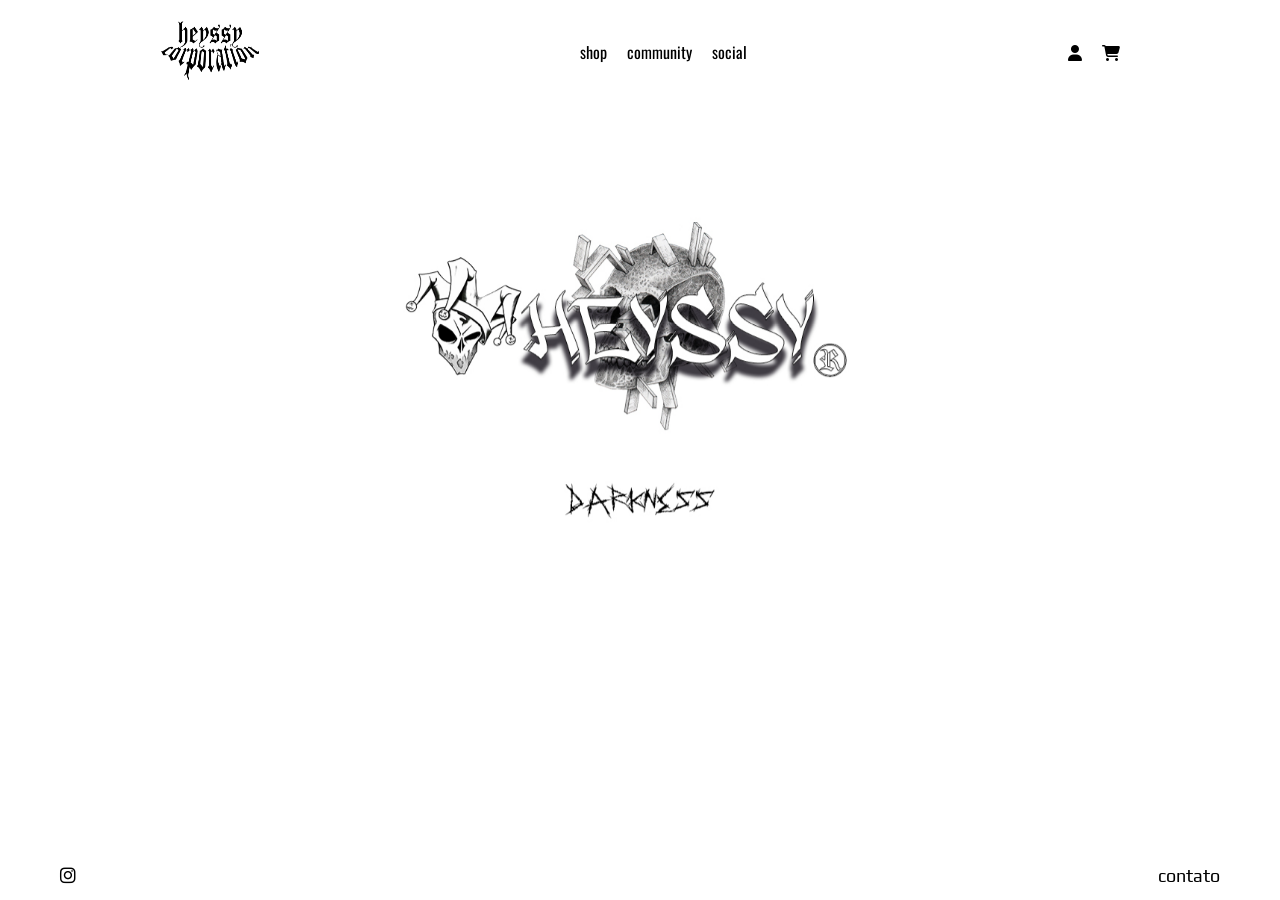
<file: index.html>
<!DOCTYPE html>
<html lang="en">
<head>
    <meta charset="UTF-8">
    <meta name="viewport" content="width=device-width, initial-scale=1.0">
    <title>Heyssy</title>
    <link rel="stylesheet" type="text/css" href="css/style.css">
    <link href="https://cdn.jsdelivr.net/npm/swiper@10.0.4/swiper-bundle.min.css" rel="stylesheet">
    <link rel="stylesheet" href="https://cdnjs.cloudflare.com/ajax/libs/font-awesome/6.4.0/css/all.min.css" integrity="sha512-iecdLmaskl7CVkqkXNQ/ZH/XLlvWZOJyj7Yy7tcenmpD1ypASozpmT/E0iPtmFIB46ZmdtAc9eNBvH0H/ZpiBw==" crossorigin="anonymous" referrerpolicy="no-referrer" />
</head>
<body>
    <div class="content">
    <nav>
        <a href="index.html"><img width="100px" height="60px" src="heyssyaa.png"></a>
        <div class="elements">
            <a href="shop.html">shop</a>
            <a target="_blank" href="https://discord.gg/4YdYnayt9Z">community</a>
            <a href="#">social</a>
        </div>
        <div class="elements">
            <a><i class="fa-solid fa-user"></i></a>
            <a><i class="fa-solid fa-cart-shopping"></i></a>
        </div>
    </nav>

    <div class="carousel swiper-container">
        <div class="swiper-wrapper">
            <div class="swiper-slide carousel-slide"> <!-- Aplicar a classe "carousel-slide" -->
                <img src="droparts/heyssydrop2.jpg" alt="Imagem 1">
            </div>
            <div class="swiper-slide carousel-slide"> <!-- Aplicar a classe "carousel-slide" -->
                <img src="droparts/maloka.jpg" alt="Imagem 2">
            </div>
            <div class="swiper-slide carousel-slide"> <!-- Aplicar a classe "carousel-slide" -->
                <img src="logo.png" alt="Imagem 3">
            </div>
            <!-- Adicionar mais imagens conforme necessário, aplicando a classe "carousel-slide" -->
        </div>

        <div class="swiper-pagination"></div>
    </div>
</div>
    <footer>
       <div style="margin-left: 60px;">
        <a  target="_blank" href="https://www.instagram.com/heyssycorp/"><i class="fa-brands fa-instagram"></i></a>
       </div>
       <div style="margin-right: 60px;">
        <a target="_blank" href="https://wa.me/5519996833077">contato</a>
        <a></a>
        <a></a>
    </div>
    </footer>
    <script src="https://cdn.jsdelivr.net/npm/swiper@10.0.4/swiper-bundle.min.js"></script>
    <script>
        const mySwiper = new Swiper('.carousel', {
            slidesPerView: 'auto',
            centeredSlides: true,
            spaceBetween: 10,
            grabCursor: true,
            
            freeMode: true,
           
        });

        mySwiper.on('reachEnd', () => {
            mySwiper.params.allowSlideNext = false;
        });

        mySwiper.on('reachBeginning', () => {
            mySwiper.params.allowSlidePrev = false;
        });
    </script>
</body>
</html>
</file>
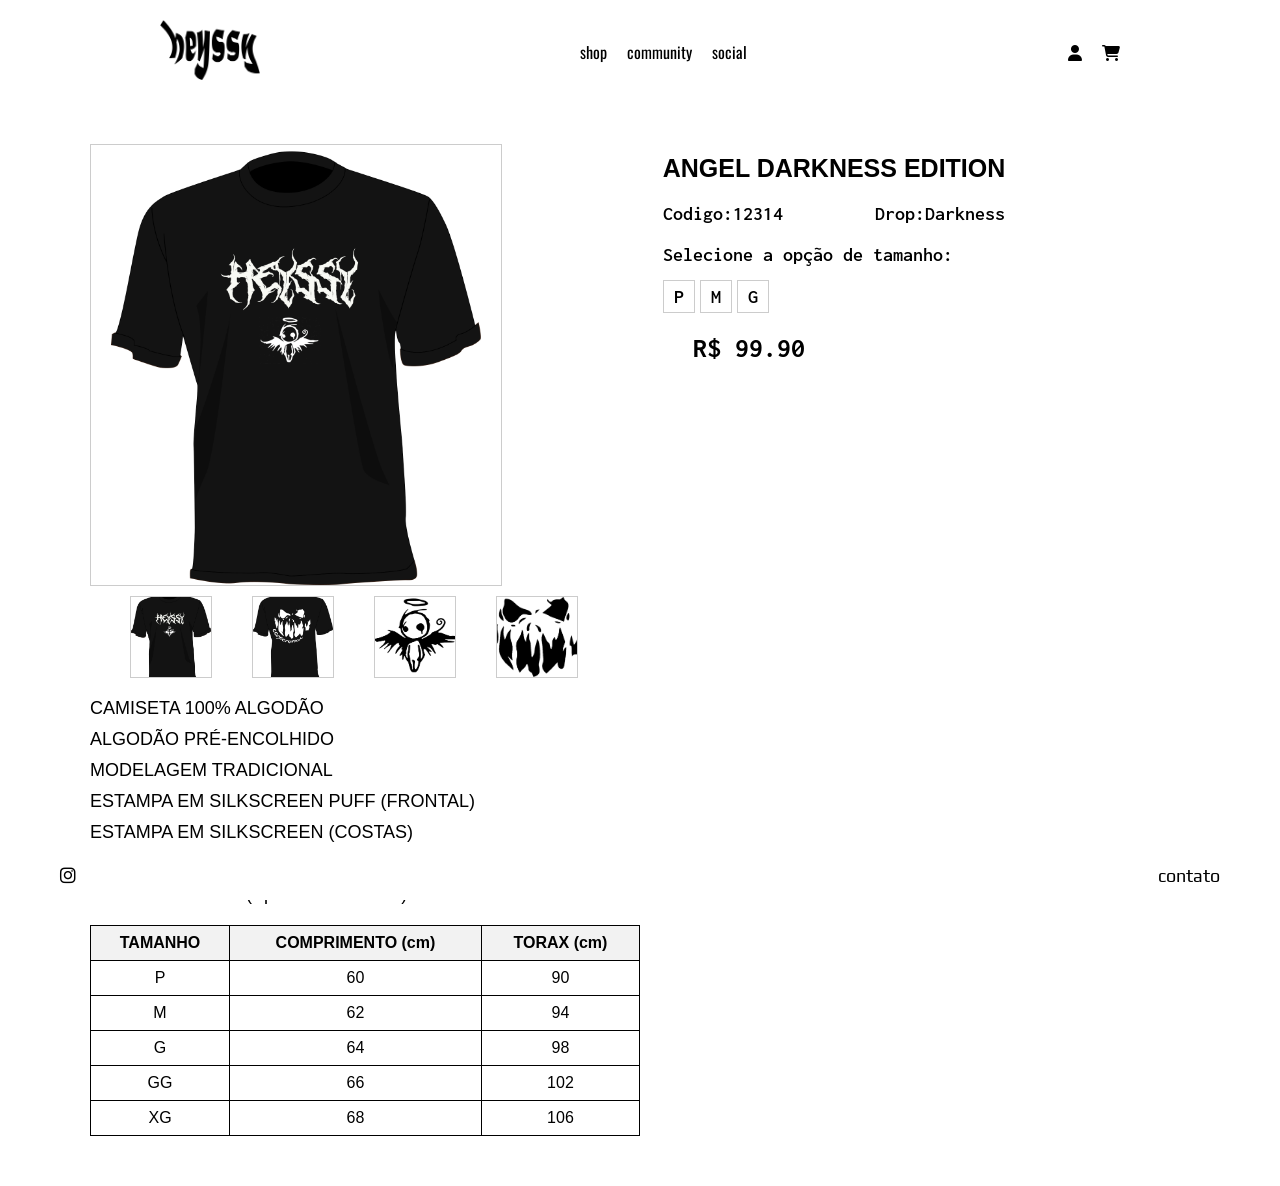
<file: angel.html>
<!DOCTYPE html>
<html lang="en">
<head>
    <meta charset="UTF-8">
    <meta name="viewport" content="width=device-width, initial-scale=1.0">
    <link rel="stylesheet" type="text/css" href="css/style1.css">
    <link rel="stylesheet" href="https://cdnjs.cloudflare.com/ajax/libs/font-awesome/6.4.0/css/all.min.css" integrity="sha512-iecdLmaskl7CVkqkXNQ/ZH/XLlvWZOJyj7Yy7tcenmpD1ypASozpmT/E0iPtmFIB46ZmdtAc9eNBvH0H/ZpiBw==" crossorigin="anonymous" referrerpolicy="no-referrer" />
    <link href="https://db.onlinewebfonts.com/c/9c0fb460cf447ba621edafabfefe672c?family=HalisGR-Regular" rel="stylesheet">
    <title>Heyssy - Angel</title>
</head>
<body>
    <div class="content">
        <nav>
            <a href="index.html"><img width="100px" height="60px" src="logo.png"></a>
            <div class="elements">
                <a href="shop.html">shop</a>
                <a target="_blank" href="https://discord.gg/4YdYnayt9Z">community</a>
                <a href="#">social</a>
            </div>
            <div class="elements">
                <a><i class="fa-solid fa-user"></i></a>
                <a><i class="fa-solid fa-cart-shopping"></i></a>
            </div>
        </nav>

        <div class="buycontainer">
            <div class="producttopside">
                <div style="display: flex;
                flex-direction: column;
              ">
                <div class="imgprodcut" id="product-image"><img></div>
                <div class="product-thumbnails">
                    <img src="angel/angelheyssy.png" alt="Imagem 1" class="thumbnail" data-image="angel/angelheyssy.png">
                    <img src="angel/angelheyssycosta.png" alt="Imagem 2" class="thumbnail" data-image="angel/angelheyssycosta.png">
                    <img src="angel/angelheyssyicon.png" alt="Imagem 3" class="thumbnail" data-image="angel/angelheyssyicon.png">
                    <img src="angel/angelheyssyicon2.png" alt="Imagem 3" class="thumbnail" data-image="angel/angelheyssyicon2.png">
                    <!-- Adicione mais imagens conforme necessário -->
                </div>
            </div>
                <div class="infosproduct">
                    <span class="halis">ANGEL DARKNESS EDITION</span>
                    <div style="justify-content: space-between;display: flex;  margin-top: 20px;"><span>Codigo:12314</span><span>Drop:Darkness</span></div>
                    <div class="product-size-container">
                        <div style="text-align: left;">
                        <span>Selecione a opção de tamanho:</span>
                        <div class="product-size">
                          <span class="size-option" data-size="P">P</span>
                          <span class="size-option" data-size="M">M</span>
                          <span class="size-option" data-size="G">G</span>
                        </div>
                    </div>
                     </div>
                        <div class="price-and-buy">
                            
                            <div class="product-price" id="product-price"></div>
                            <div class="buyside " >
                                <button class="buy-button" style="display: none;"><div class="cartx-buy-button" data-buy-button="f88e2799-d526-44bc-9894-a7dcda28c3f2" data-shop-url="https://heyssy.mycartpanda.com/"></div>
                                  <script type="text/javascript" src="https://heyssy.mycartpanda.com/js/buy-button.min.js"></script>
                                  </button>


                            <div class="availability-status"></div></div>
                          </div>
                      </div>
                </div>
                <div class="productbotside">
                    <span>CAMISETA 100% ALGODÃO</span>
                    <span>ALGODÃO PRÉ-ENCOLHIDO</span>
                    <span>MODELAGEM TRADICIONAL</span>
                    <span>ESTAMPA EM SILKSCREEN PUFF (FRONTAL)</span>
                    <span>ESTAMPA EM SILKSCREEN (COSTAS)</span>
                    <span>GOLA DA CAMISETA CANELADA</span>
                </div>
                <span class="alternativetext1">Tabela de Medidas (Aproximadas - CM)
                </span>
                <table>
                    
                    <tr>
                        <th>TAMANHO</th>
                        <th class="vertical-align">COMPRIMENTO (cm)</th>
                        <th class="vertical-align">TORAX (cm)</th>
                    </tr>
                    <tr>
                        <td>P</td>
                        <td class="vertical-align">60</td>
                        <td class="vertical-align">90</td>
                    </tr>
                    <tr>
                        <td>M</td>
                        <td class="vertical-align">62</td>
                        <td class="vertical-align">94</td>
                    </tr>
                    <tr>
                        <td>G</td>
                        <td class="vertical-align">64</td>
                        <td class="vertical-align">98</td>
                    </tr>
                    <tr>
                        <td>GG</td>
                        <td class="vertical-align">66</td>
                        <td class="vertical-align">102</td>
                    </tr>
                    <tr>
                        <td>XG</td>
                        <td class="vertical-align">68</td>
                        <td class="vertical-align">106</td>
                    </tr>
                </table>
            </div>
            
        </div>



    </div>
</div>
    <footer>
        <div style="margin-left: 60px;">
         <a  target="_blank" href="https://www.instagram.com/heyssycorporation/"><i class="fa-brands fa-instagram"></i></a>
        </div>
        <div style="margin-right: 60px;">
         <a target="_blank" href="https://wa.me/5519996833077">contato</a>
         <a></a>
         <a></a>
     </div>
     </footer>
     <script>
        const sizeOptions = document.querySelectorAll('.size-option');
const availabilityMessage = document.querySelector('.availability-status');
const buyButton = document.querySelector('.buy-button');

sizeOptions.forEach(sizeOption => {
  sizeOption.addEventListener('click', () => {
    const size = sizeOption.dataset.size;
    const isAvailable = checkAvailability(size);

    availabilityMessage.textContent = isAvailable
      ? `Tamanho ${size} disponível!`
      : `Tamanho ${size} indisponível.`;

    if (isAvailable) {
      buyButton.style.display = 'block'; // Exibir botão de compra
    } else {
      buyButton.style.display = 'none'; // Ocultar botão de compra
    }
  });
});

// Função de exemplo para verificar a disponibilidade com lógica personalizada
function checkAvailability(size) {

  // Por exemplo, verificar em um banco de dados ou em um objeto de produtos
  const availableSizes = ['P', 'M', 'G'];
  return availableSizes.includes(size);
}
const precoProduto = 99.9; 
const estoqueDisponivel = true;

// Exibindo o preço do produto
const productPriceElement = document.getElementById('product-price');
productPriceElement.textContent = `R$ ${precoProduto.toFixed(2)}`;

// Exibindo o status de disponibilidade
const availabilityStatusElement = document.querySelector('.availability-status');
availabilityStatusElement.textContent = estoqueDisponivel ? '' : 'Produto indisponível';

// Habilitando ou desabilitando o botão de comprar com base na disponibilidade

buyButton.disabled = !estoqueDisponivel;
 // Defina a imagem "pngshirt" como imagem padrão ao carregar a página
 window.addEventListener('load', () => {
    const defaultImageUrl = 'angel/angelheyssy.png';
    const productImage = document.getElementById('product-image');
    const productImageContainer = document.querySelector('.imgprodcut');

    productImage.style.backgroundImage = `url(${defaultImageUrl})`;
    productImageContainer.style.backgroundImage = `url(${defaultImageUrl})`;
  });

  // Captura os eventos de clique nas thumbnails e atualiza a imagem principal
  const thumbnails = document.querySelectorAll('.thumbnail');
  const productImage = document.getElementById('product-image');
  const productImageContainer = document.querySelector('.imgprodcut');

  thumbnails.forEach(thumbnail => {
    thumbnail.addEventListener('click', () => {
      const imageUrl = thumbnail.dataset.image;
      productImage.style.backgroundImage = `url(${imageUrl})`;
      productImageContainer.style.backgroundImage = `url(${imageUrl})`;
    });
});
     </script>
</body>

</html>
</file>
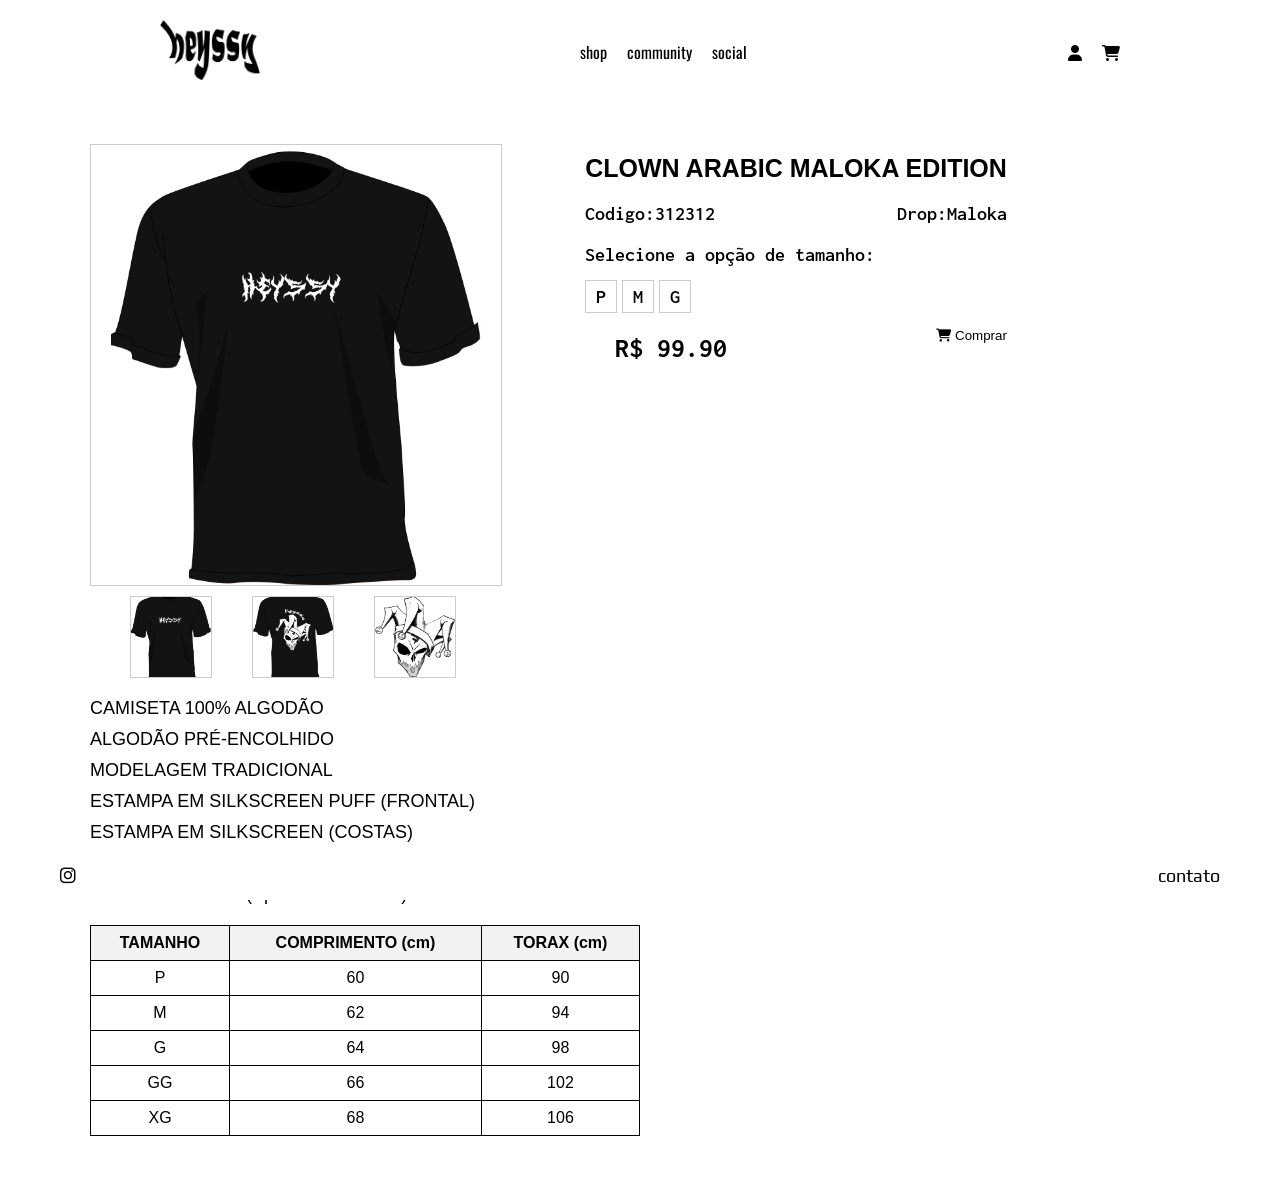
<file: clownarabic.html>
<!DOCTYPE html>
<html lang="en">
<head>
    <meta charset="UTF-8">
    <meta name="viewport" content="width=device-width, initial-scale=1.0">
    <link rel="stylesheet" type="text/css" href="css/style1.css">
    <link rel="stylesheet" href="https://cdnjs.cloudflare.com/ajax/libs/font-awesome/6.4.0/css/all.min.css" integrity="sha512-iecdLmaskl7CVkqkXNQ/ZH/XLlvWZOJyj7Yy7tcenmpD1ypASozpmT/E0iPtmFIB46ZmdtAc9eNBvH0H/ZpiBw==" crossorigin="anonymous" referrerpolicy="no-referrer" />
    <link href="https://db.onlinewebfonts.com/c/9c0fb460cf447ba621edafabfefe672c?family=HalisGR-Regular" rel="stylesheet">
    <title>Heyssy - Clown Arabic</title>
</head>
<body>
    <div class="content">
        <nav>
            <a href="index.html"><img width="100px" height="60px" src="logo.png"></a>
            <div class="elements">
                <a href="shop.html">shop</a>
                <a target="_blank" href="https://discord.gg/4YdYnayt9Z">community</a>
                <a href="#">social</a>
            </div>
            <div class="elements">
                <a><i class="fa-solid fa-user"></i></a>
                <a><i class="fa-solid fa-cart-shopping"></i></a>
            </div>
        </nav>

        <div class="buycontainer">
            <div class="producttopside">
                <div style="display: flex;
                flex-direction: column;
              ">
                <div class="imgprodcut" id="product-image"><img></div>
                <div class="product-thumbnails">
                    <img src="clownarabic/clownarabic.png" alt="Imagem 1" class="thumbnail" data-image="clownarabic/clownarabic.png">
                    <img src="clownarabic/clownarabiccosta.png" alt="Imagem 2" class="thumbnail" data-image="clownarabic/clownarabiccosta.png">
                    <img src="clownarabic/clownarabicdraw.png" alt="Imagem 3" class="thumbnail" data-image="clownarabic/clownarabicdraw.png">
                    <!-- Adicione mais imagens conforme necessário -->
                </div>
            </div>
                <div class="infosproduct">
                    <span class="halis">CLOWN ARABIC MALOKA EDITION</span>
                    <div style="justify-content: space-between;display: flex;  margin-top: 20px;"><span>Codigo:312312</span><span>Drop:Maloka</span></div>
                    <div class="product-size-container">
                        <div style="text-align: left;">
                        <span>Selecione a opção de tamanho:</span>
                        <div class="product-size">
                          <span class="size-option" data-size="P">P</span>
                          <span class="size-option" data-size="M">M</span>
                          <span class="size-option" data-size="G">G</span>
                        </div>
                    </div>
                     </div>
                        <div class="price-and-buy">
                            <div class="product-price" id="product-price"></div>
                            <div style="flex-direction: column;text-align: left;">
                            <button class="buy-button" disabled><i class="fa-solid fa-cart-shopping"></i> Comprar</button>
                            <div class="availability-status"></div></div>
                          </div>
                      </div>
                </div>
                <div class="productbotside">
                    <span>CAMISETA 100% ALGODÃO</span>
                    <span>ALGODÃO PRÉ-ENCOLHIDO</span>
                    <span>MODELAGEM TRADICIONAL</span>
                    <span>ESTAMPA EM SILKSCREEN PUFF (FRONTAL)</span>
                    <span>ESTAMPA EM SILKSCREEN (COSTAS)</span>
                    <span>GOLA DA CAMISETA CANELADA</span>
                </div>
                <span class="alternativetext1">Tabela de Medidas (Aproximadas - CM)
                </span>
                <table>
                    
                    <tr>
                        <th>TAMANHO</th>
                        <th class="vertical-align">COMPRIMENTO (cm)</th>
                        <th class="vertical-align">TORAX (cm)</th>
                    </tr>
                    <tr>
                        <td>P</td>
                        <td class="vertical-align">60</td>
                        <td class="vertical-align">90</td>
                    </tr>
                    <tr>
                        <td>M</td>
                        <td class="vertical-align">62</td>
                        <td class="vertical-align">94</td>
                    </tr>
                    <tr>
                        <td>G</td>
                        <td class="vertical-align">64</td>
                        <td class="vertical-align">98</td>
                    </tr>
                    <tr>
                        <td>GG</td>
                        <td class="vertical-align">66</td>
                        <td class="vertical-align">102</td>
                    </tr>
                    <tr>
                        <td>XG</td>
                        <td class="vertical-align">68</td>
                        <td class="vertical-align">106</td>
                    </tr>
                </table>
            </div>
            
        </div>



    </div>
</div>
    <footer>
        <div style="margin-left: 60px;">
         <a  target="_blank" href="https://www.instagram.com/heyssycorporation/"><i class="fa-brands fa-instagram"></i></a>
        </div>
        <div style="margin-right: 60px;">
         <a target="_blank" href="https://wa.me/5519996833077">contato</a>
         <a></a>
         <a></a>
     </div>
     </footer>
     <script>
     const sizeOptions = document.querySelectorAll('.size-option');
const availabilityMessage = document.querySelector('.availability-status');
const buyButton = document.querySelector('.buy-button');

sizeOptions.forEach(sizeOption => {
  sizeOption.addEventListener('click', () => {
    const size = sizeOption.dataset.size;
    const isAvailable = checkAvailability(size);

    availabilityMessage.textContent = isAvailable
      ? `Tamanho ${size} disponível!`
      : `Tamanho ${size} indisponível.`;

    if (isAvailable) {
      buyButton.style.display = 'block'; // Exibir botão de compra
    } else {
      buyButton.style.display = 'none'; // Ocultar botão de compra
    }
  });
});

// Função de exemplo para verificar a disponibilidade com lógica personalizada
function checkAvailability(size) {
 
  // Por exemplo, verificar em um banco de dados ou em um objeto de produtos
  const availableSizes = ['', '', ''];
  return availableSizes.includes(size);
}
const precoProduto = 99.9; // Preço do produto obtido do banco de dados
const estoqueDisponivel = true; // Indicador de disponibilidade obtido do banco de dados

// Exibindo o preço do produto
const productPriceElement = document.getElementById('product-price');
productPriceElement.textContent = `R$ ${precoProduto.toFixed(2)}`;

// Exibindo o status de disponibilidade
const availabilityStatusElement = document.querySelector('.availability-status');
availabilityStatusElement.textContent = estoqueDisponivel ? '' : 'Produto indisponível';


// Habilitando ou desabilitando o botão de comprar com base na disponibilidade

buyButton.disabled = !estoqueDisponivel;
 // Defina a imagem "pngshirt" como imagem padrão ao carregar a página
 window.addEventListener('load', () => {
    const defaultImageUrl = 'clownarabic/clownarabic.png';
    const productImage = document.getElementById('product-image');
    const productImageContainer = document.querySelector('.imgprodcut');

    productImage.style.backgroundImage = `url(${defaultImageUrl})`;
    productImageContainer.style.backgroundImage = `url(${defaultImageUrl})`;
  });

  // Captura os eventos de clique nas thumbnails e atualiza a imagem principal
  const thumbnails = document.querySelectorAll('.thumbnail');
  const productImage = document.getElementById('product-image');
  const productImageContainer = document.querySelector('.imgprodcut');

  thumbnails.forEach(thumbnail => {
    thumbnail.addEventListener('click', () => {
      const imageUrl = thumbnail.dataset.image;
      productImage.style.backgroundImage = `url(${imageUrl})`;
      productImageContainer.style.backgroundImage = `url(${imageUrl})`;
    });
});
     </script>
</body>

</html>
</file>
<file: css/style.css>
@import url('https://fonts.googleapis.com/css2?family=Inconsolata&family=Oswald&family=Play:wght@400;700&display=swap');
@import url('https://fonts.cdnfonts.com/css/acumin-pro');

@import url('https://fonts.cdnfonts.com/css/halis-gr');

* {
    margin: 0;
    padding: 0;
    user-select:none;
}

nav {
    display: flex;
    justify-content: space-around;
    margin-top: 20px;
    user-select: none;
}

nav div {
    display: flex;
    
}

.elements a {
    
    margin-right: 20px;
    text-decoration: none;
    color: black;
    font-family: 'Oswald', sans-serif;
    margin-top: 20px;
}

/* O último elemento não terá espaçamento à direita para evitar espaçamento extra no final */
.elements a:last-child {
    margin-right: 0;
}
* {
    -webkit-tap-highlight-color: transparent; /* Para navegadores baseados em WebKit (por exemplo, Safari) */
    tap-highlight-color: transparent; /* Para outros navegadores */
}

.carousel {
    padding-top: 50px;
    overflow: hidden;
    max-width: 500px; /* Largura máxima do carrossel */
    margin: 0 auto; /* Centraliza o carrossel na página */
}

.slides {
    display: flex;
    width: 100%;
}

.slide {
    flex: 0 0 200px; /* Largura dos slides, ajuste para o tamanho desejado */
    max-width: 100%; /* Certifique-se de que a imagem não exceda a largura do slide */
}
.content {
    flex: 1; /* Faz com que o conteúdo principal se estenda para ocupar todo o espaço disponível */
    
}
.carousel-slide {
    width: 100%;
    height: 100%; /* Altura automática para manter a proporção */
}

/* Aplique estilos para as imagens dentro dos slides */
.carousel-slide img {
    width: 500px;
    height: auto;
    object-fit: cover; /* Mantém a proporção da imagem e corta para preencher todo o espaço do slide */
}
body {
    margin: 0;
    padding: 0;
    min-height: 100vh; /* Define a altura mínima da página para ocupar pelo menos a altura da janela */
    display: flex;
    flex-direction: column; /* Faz com que o conteúdo se estenda ao longo da altura da página */
}

/* Define a estilização do rodapé */
footer {
    position: sticky;
    bottom: 0;
    width: 100%;
    height: 50px; /* Adicione uma altura fixa para o rodapé */
    display: flex;
    justify-content: space-between;
    align-items: center; /* Alinhe verticalmente os elementos no centro do rodapé */
    background-color: white;
}
footer a{
    
    color: black;
    text-decoration: none;
  
    font-size: large;
    font-weight: 400;
    font-family: 'Play', sans-serif;
}
.shopline{
    width: 900px;
    margin-left: auto;
    margin-right: auto;
    display: flex;
    justify-content: space-around;
    height: 400px;
   
}
.lateralmenu{
    position: fixed;
    width: 140px;
    margin-left: 20px;

    margin-top: 50px;
    height: 60vh;
}

.produto{
    height: 350px;
    width: 190px;
    margin-top: auto;
    margin-bottom: auto;
    position: relative;
    flex-direction: column;
    display: flex;
    z-index: 99;
    transition: filter 0.3s;
}


.produto.tio-patinhas:hover::before {
  opacity: 1; /* Quando o mouse estiver sobre o elemento, a camada preta ficará opaca */
}
.productimg {
    width: 190px;
    height: 250px;
    background-size: contain; /* Adicione esta linha para ajustar a imagem de forma proporcional */
    background-position: center;
    background-repeat: no-repeat;
    cursor: pointer;
}
.producttxt{
text-align: center;
}
.producttxt span{
    
    font-family: Arial, Helvetica, sans-serif;
    
}
.topside{
    font-weight: bold;
    margin-top: 10px;
    font-size: 20px;
}

.price{
    font-family: 'Play', sans-serif;
    margin-top: 10px;
    font-weight: 700;
    font-size: 20px;
    user-select: none;
}
.lateralmenu nav{
    display: flex;
    flex-direction: column;

}
.lateralmenu nav a{
    color: #5E5E5E;
    margin-top: 10px;

    font-weight: bold;
    user-select: none;
    font-family: 'Inconsolata', monospace;
    text-align: center;
}


.buycontainer{
    margin-left: auto;
    margin-right: auto;
    width: 1100px;
    margin-top: 60px;
    height: auto;
}

.infosproduct{
    font-family: 'Inconsolata', monospace;
    text-decoration: none;
    font-weight: 600;
    margin-left: auto;
    text-align: center;
    font-size: 20px;
    margin-top: 10px;
    margin-right: auto;
  
}
.producttopside{
    width: 1000px;
    display: flex;
}
.imgprodcut{
    width: 420px;
    height: 450px;
    
}
.halis{
    font-family: 'Halis GR', sans-serif;
    font-size: 25px;
   
}
.product-size {
    display: flex;
  }
  
  .size-option {
    margin-top: 15px;
    cursor: pointer;
    padding: 5px 10px;
    border: 1px solid #ccc;
    margin-right: 5px;
  }
  
  .size-option.selected {
    background-color: #007bff;
    color: #fff;
  }
  .product-size-container {
    margin-top: 20px; /* Ajuste o espaçamento superior conforme necessário */
     /* Alinha todo o conteúdo à esquerda */
  }  
  .product-sizes {
    display: flex;
  }
  
  .size-option {
    margin-top: 15px;
    cursor: pointer;
    padding: 5px 10px;
    border: 1px solid #ccc;
    margin-right: 5px;
  }
  
  .size-option.selected {
    background-color: black;
    color: #fff;
  }
  
  
  
  .price-and-buy {
    display: flex;
    justify-content: space-between;
    margin-top: 10px;
  }
  
  .product-price {
    font-size: 28px;
    margin-left: 30px;
    margin-top: 10px;
    font-weight: bold;
  }
  
  .buy-button {
  
    padding: 10px 20px;
    background-color: black;
    color: #fff;
    border: none;
    cursor: pointer;
  }
  .availability-status{
    margin-top: 5px;
    font-size: 15px;
  }
  .product-thumbnails {
    display: flex;
    
    margin-top: 10px; /* Ajuste o espaçamento superior conforme necessário */
  }
  
  .thumbnail {
    width: 80px;
    margin-left: 40px;
    height: 80px;
    cursor: pointer;
    border: 1px solid #ccc;
    object-fit: cover;
  }
  .imgprodcut {
    width: 410px;
    height: 440px;
    background-size: contain;
    background-position: center;
    background-repeat: no-repeat;
    
    border: 1px solid #ccc; /* Adicione uma borda para visualizar a área ocupada pela imagem */
  }
 .productbotside{
    display: flex;
    margin-top: 20px;
    flex-direction: column;
    text-align: start;
    margin-top: 20px;
 }
 .productbotside span{
    font-size: 18px;
    font-family: 'Acumin Pro', sans-serif;
    margin:
    0px 0px 10px;                                           
 }
 table {
    border-collapse: collapse;
    width: 50%;
    margin-top: 20px;
    font-family: Helvetica, sans-serif;
    
}
th, td {
    border: 1px solid black;
    padding: 8px;
    text-align: center;
}
th {
    background-color: #f2f2f2;
}
/* Adicione esta regra CSS para alinhar verticalmente o texto das células */
th.vertical-align, td.vertical-align {
    vertical-align: middle;
}
.alternativetext1{
    padding-top:45px;
    font-family: 'Acumin Pro', sans-serif; 
    font-size: 18px;
}
.bloqueado-overlay{
    display: flex;
    margin-top: 10px;
    color: black;
    margin-right: auto;
    margin-left: auto;
}
.bloqueado-overlay div{
    margin-left: 10px;
    font-family: 'Acumin Pro', sans-serif; 
   
}
.product-image-container {
    width: 100%;
    max-width: 420px; /* Defina o tamanho máximo que você deseja para a imagem */
    height: auto;
    margin-bottom: 20px;
    display: flex;
    justify-content: center;
}

.product-image {
    max-width: 100%;
    max-height: 100%;
}

/* Estilos para telas com largura máxima de 768 pixels (tamanho de telas de celulares) */
@media only screen and (max-width: 768px) {
    .carousel-slide img {
        width: 100%; /* Ajuste a largura do carrossel para preencher toda a tela do dispositivo */
        height: auto;
    }

    .shopline {
        width: 100%; /* Define a largura da linha de produtos para preencher a largura da tela do dispositivo */
        flex-direction: column; /* Mostra os produtos em uma coluna em vez de uma linha */
        margin-top: 50px;
    }

    .produto {
        width: 100%; /* Define a largura dos produtos para preencher a largura da tela do dispositivo */
        margin-top: 20px; /* Adiciona um espaçamento entre os produtos */
        height: 220px;
    }

    .lateralmenu {
        display: none; /* Esconde o menu lateral em dispositivos móveis */
    }
    footer {
      
        height: auto; /* Remover a altura fixa do rodapé para que ele se ajuste ao conteúdo */
    }

    .productimg {
        width: 100%; /* Ajuste a largura da imagem do produto para preencher toda a tela do dispositivo */
        height: 250px; /* Defina a altura desejada da imagem do produto */
    }

    .producttxt {
        text-align: center;
        margin-top: 10px; /* Adicione um espaçamento entre a imagem e o texto */
    }

    .topside {
        font-weight: bold;
        margin-top: 10px;
        font-size: 16px; /* Ajuste o tamanho da fonte do tipo de produto */
    }

    .price {
        font-family: 'Play', sans-serif;
        margin-top: 10px;
        font-weight: 700;
        font-size: 16px; /* Ajuste o tamanho da fonte do preço */
        user-select: none;
    }

    .bloqueado-overlay div {
        font-size: 16px; /* Ajuste o tamanho da fonte do texto "Indisponível" */
    }
    
}
@media only screen and (max-width: 768px) {
    .producttopside {
        width: 100%;
        flex-direction: column;
        align-items: center;
    }

    .imgprodcut {
        width: 100%;
        height: 400px;
    }

    .product-thumbnails {
        justify-content: center;
    }

    .infosproduct {
        text-align: center;
        margin-top: 20px;
    }

    .price-and-buy {
        flex-direction: column;
        align-items: center;
        margin-top: 20px;
    }

    .product-price {
        margin-left: 0;
    }

    .availability-status {
        margin-top: 10px;
    }

    .productbotside {
        text-align: left;
        margin-left: 10px;
        margin-top: 20px;
    }

    table {
        width: 100%;
    }

    /* Correções para a tabela */
    table,
    th,
    td {
        text-align: center;
    }

    th {
        padding: 5px;
    }

    /* Ajuste de fontes para dispositivos móveis */
    .halis {
        font-size: 20px;
    }

    .alternativetext1 {
        font-size: 16px;
        margin-left: 20px;
    }
    .buycontainer {
        width: 100%;
       
    }
}
</file>
<file: css/style1.css>
@import url('https://fonts.googleapis.com/css2?family=Inconsolata&family=Oswald&family=Play:wght@400;700&display=swap');
@import url('https://fonts.cdnfonts.com/css/acumin-pro');

@import url('https://fonts.cdnfonts.com/css/halis-gr');

* {
    margin: 0;
    padding: 0;
    user-select:none;
}
.unavailable {
    display: none;
    height: 0;
    padding: 0;
    margin: 0;
    border: none;
  }
nav {
    display: flex;
    justify-content: space-around;
    margin-top: 20px;
    user-select: none;
}


nav div {
    display: flex;
    
}

.elements a {
    
    margin-right: 20px;
    text-decoration: none;
    color: black;
    font-family: 'Oswald', sans-serif;
    margin-top: 20px;
}

/* O último elemento não terá espaçamento à direita para evitar espaçamento extra no final */
.elements a:last-child {
    margin-right: 0;
}

.carousel {
    padding-top: 50px;
    overflow: hidden;
    max-width: 500px; /* Largura máxima do carrossel */
    margin: 0 auto; /* Centraliza o carrossel na página */
}

.slides {
    display: flex;
    width: 100%;
}

.slide {
    flex: 0 0 200px; /* Largura dos slides, ajuste para o tamanho desejado */
    max-width: 100%; /* Certifique-se de que a imagem não exceda a largura do slide */
}
.content {
    flex: 1; /* Faz com que o conteúdo principal se estenda para ocupar todo o espaço disponível */
    
}
.carousel-slide {
    width: 100%;
    height: 100%; /* Altura automática para manter a proporção */
}

/* Aplique estilos para as imagens dentro dos slides */
.carousel-slide img {
    width: 500px;
    height: auto;
    object-fit: cover; /* Mantém a proporção da imagem e corta para preencher todo o espaço do slide */
}
body {
    margin: 0;
    padding: 0;
    min-height: 100vh; /* Define a altura mínima da página para ocupar pelo menos a altura da janela */
    display: flex;
    flex-direction: column; /* Faz com que o conteúdo se estenda ao longo da altura da página */
}

/* Define a estilização do rodapé */
footer {
    position: sticky;
    bottom: 0;
    width: 100%;
    height: 50px; /* Adicione uma altura fixa para o rodapé */
    display: flex;
    justify-content: space-between;
    align-items: center; /* Alinhe verticalmente os elementos no centro do rodapé */
    background-color: white;
}
footer a{
    
    color: black;
    text-decoration: none;
  
    font-size: large;
    font-weight: 400;
    font-family: 'Play', sans-serif;
}
.shopline{
    width: 900px;
    margin-left: auto;
    margin-right: auto;
    display: flex;
    justify-content: space-around;
    height: 400px;
   
}
.lateralmenu{
    position: fixed;
    width: 140px;
    margin-left: 20px;

    margin-top: 50px;
    height: 60vh;
}

.produto{
    height: 350px;
    width: 190px;
    margin-top: auto;
    margin-bottom: auto;
    position: relative;
    flex-direction: column;
    display: flex;
    z-index: 99;
    transition: filter 0.3s;
}


.produto.tio-patinhas:hover::before {
  opacity: 1; /* Quando o mouse estiver sobre o elemento, a camada preta ficará opaca */
}
.productimg {
    width: 190px;
    height: 250px;
    background-size: contain; /* Adicione esta linha para ajustar a imagem de forma proporcional */
    background-position: center;
    background-repeat: no-repeat;
    cursor: pointer;
}
.producttxt{
text-align: center;
}
.producttxt span{
    
    font-family: Arial, Helvetica, sans-serif;
    
}
.topside{
    font-weight: bold;
    margin-top: 10px;
    font-size: 20px;
}

.price{
    font-family: 'Play', sans-serif;
    margin-top: 10px;
    font-weight: 700;
    font-size: 20px;
    user-select: none;
}
.lateralmenu nav{
    display: flex;
    flex-direction: column;

}
.lateralmenu nav a{
    color: #5E5E5E;
    margin-top: 10px;

    font-weight: bold;
    user-select: none;
    font-family: 'Inconsolata', monospace;
    text-align: center;
}


.buycontainer{
    margin-left: auto;
    margin-right: auto;
    width: 1100px;
    margin-top: 60px;
    
    height: auto;
}
.ymp-holder-item{
    display: none;
}
.buy-button{
    background-color: transparent;
    border: none;
}

.infosproduct{
    font-family: 'Inconsolata', monospace;
    text-decoration: none;
    font-weight: 600;
    margin-left: auto;
    text-align: center;
    font-size: 20px;
    margin-top: 10px;
    margin-right: auto;
  
}
.producttopside{
    width: 1000px;
    display: flex;
}
.imgprodcut{
    width: 420px;
    height: 450px;
    
}
.halis{
    font-family: 'Halis GR', sans-serif;
    font-size: 25px;
   
}
.product-size {
    display: flex;
  }
  
  .size-option {
    margin-top: 15px;
    cursor: pointer;
    padding: 5px 10px;
    border: 1px solid #ccc;
    margin-right: 5px;
  }
  
  .size-option.selected {
    background-color: #007bff;
    color: #fff;
  }
  .product-size-container {
    margin-top: 20px; /* Ajuste o espaçamento superior conforme necessário */
     /* Alinha todo o conteúdo à esquerda */
  }  
  .product-sizes {
    display: flex;
  }
  
  .size-option {
    margin-top: 15px;
    cursor: pointer;
    padding: 5px 10px;
    border: 1px solid #ccc;
    margin-right: 5px;
  }
  
  .size-option.selected {
    background-color: black;
    color: #fff;
  }
  
  
  
  .price-and-buy {
    display: flex;
    justify-content: space-between;
    margin-top: 10px;
  }
  
  .product-price {
    font-size: 28px;
    margin-left: 30px;
    margin-top: 10px;
    font-weight: bold;
  }
  

  .availability-status{
    margin-top: 5px;
    font-size: 15px;
  }
  .product-thumbnails {
    display: flex;
    
    margin-top: 10px; /* Ajuste o espaçamento superior conforme necessário */
  }
  
  .thumbnail {
    width: 80px;
    margin-left: 40px;
    height: 80px;
    cursor: pointer;
    border: 1px solid #ccc;
    object-fit: cover;
  }
  .imgprodcut {
    width: 410px;
    height: 440px;
    background-size: contain;
    background-position: center;
    background-repeat: no-repeat;
    
    border: 1px solid #ccc; /* Adicione uma borda para visualizar a área ocupada pela imagem */
  }
 .productbotside{
    display: flex;
    margin-top: 20px;
    flex-direction: column;
    text-align: start;
    margin-top: 20px;
 }
 .productbotside span{
    font-size: 18px;
    font-family: 'Acumin Pro', sans-serif;
    margin:
    0px 0px 10px;                                           
 }
 table {
    border-collapse: collapse;
    width: 50%;
    margin-top: 20px;
    font-family: Helvetica, sans-serif;
    
}
th, td {
    border: 1px solid black;
    padding: 8px;
    text-align: center;
}
th {
    background-color: #f2f2f2;
}
/* Adicione esta regra CSS para alinhar verticalmente o texto das células */
th.vertical-align, td.vertical-align {
    vertical-align: middle;
}
.alternativetext1{
    padding-top:45px;
    font-family: 'Acumin Pro', sans-serif; 
    font-size: 18px;
}
.bloqueado-overlay{
    display: flex;
    margin-top: 10px;
    color: black;
    margin-right: auto;
    margin-left: auto;
}
.bloqueado-overlay div{
    margin-left: 10px;
    font-family: 'Acumin Pro', sans-serif; 
   
}
.product-image-container {
    width: 100%;
    max-width: 420px; /* Defina o tamanho máximo que você deseja para a imagem */
    height: auto;
    margin-bottom: 20px;
    display: flex;
    justify-content: center;
}

.product-image {
    max-width: 100%;
    max-height: 100%;
}

/* Estilos para telas com largura máxima de 768 pixels (tamanho de telas de celulares) */
@media only screen and (max-width: 768px) {
    .carousel-slide img {
        width: 100%; /* Ajuste a largura do carrossel para preencher toda a tela do dispositivo */
        height: auto;
    }
    .shopcontainer {
        margin-top: 180px; /* Aumenta o espaço superior para evitar a sobreposição da barra de navegação */
        flex-direction: column; /* Muda a direção dos produtos para uma coluna em dispositivos móveis */
        align-items: center; /* Centraliza os produtos na horizontal */
    }

    .shopline {
        width: 100%; /* Define a largura da linha de produtos para preencher a largura da tela do dispositivo */
        flex-direction: column; /* Mostra os produtos em uma coluna em vez de uma linha */
        margin-top: 50px;
    }

    .produto {
        width: 100%; /* Define a largura dos produtos para preencher a largura da tela do dispositivo */
        margin-top: 20px; /* Adiciona um espaçamento entre os produtos */
        height: 220px;
    }
    * {
        -webkit-tap-highlight-color: transparent; /* Para navegadores baseados em WebKit (por exemplo, Safari) */
        tap-highlight-color: transparent; /* Para outros navegadores */
    }

    .lateralmenu {
        display: none; /* Esconde o menu lateral em dispositivos móveis */
    }
    footer {
      visibility: hidden;
        height: auto; /* Remover a altura fixa do rodapé para que ele se ajuste ao conteúdo */
    }

    .productimg {
        width: 100%; /* Ajuste a largura da imagem do produto para preencher toda a tela do dispositivo */
        height: 250px; /* Defina a altura desejada da imagem do produto */
    }

    .producttxt {
        text-align: center;
        margin-top: 10px; /* Adicione um espaçamento entre a imagem e o texto */
    }

    .topside {
        font-weight: bold;
        margin-top: 10px;
        font-size: 16px; /* Ajuste o tamanho da fonte do tipo de produto */
    }

    .price {
        font-family: 'Play', sans-serif;
        margin-top: 10px;
        font-weight: 700;
        font-size: 16px; /* Ajuste o tamanho da fonte do preço */
        user-select: none;
    }

    .bloqueado-overlay div {
        font-size: 16px; /* Ajuste o tamanho da fonte do texto "Indisponível" */
    }
    
}
@media only screen and (max-width: 768px) {
    .producttopside {
        width: 100%;
        flex-direction: column;
        align-items: center;
    }

    .imgprodcut {
        width: 100%;
        height: 400px;
    }

    .product-thumbnails {
        justify-content: center;
    }
   
    .infosproduct {
        text-align: center;
        margin-top: 20px;
    }
    .btn{
        z-index: 999;
    }

    .price-and-buy {
        flex-direction: column;
        align-items: center;
        margin-top: 20px;
    }

    .product-price {
        margin-left: 0;
    }

    .availability-status {
        margin-top: 10px;
    }

    .productbotside {
        text-align: left;
        margin-left: 10px;
        margin-top: 20px;
    }

    table {
        width: 100%;
    }

    /* Correções para a tabela */
    table,
    th,
    td {
        text-align: center;
    }

    th {
        padding: 5px;
    }

    /* Ajuste de fontes para dispositivos móveis */
    .halis {
        font-size: 20px;
    }

    .alternativetext1 {
        font-size: 16px;
        margin-left: 20px;
    }
    .buycontainer {
        width: 100%;
       
    }
}
</file>
